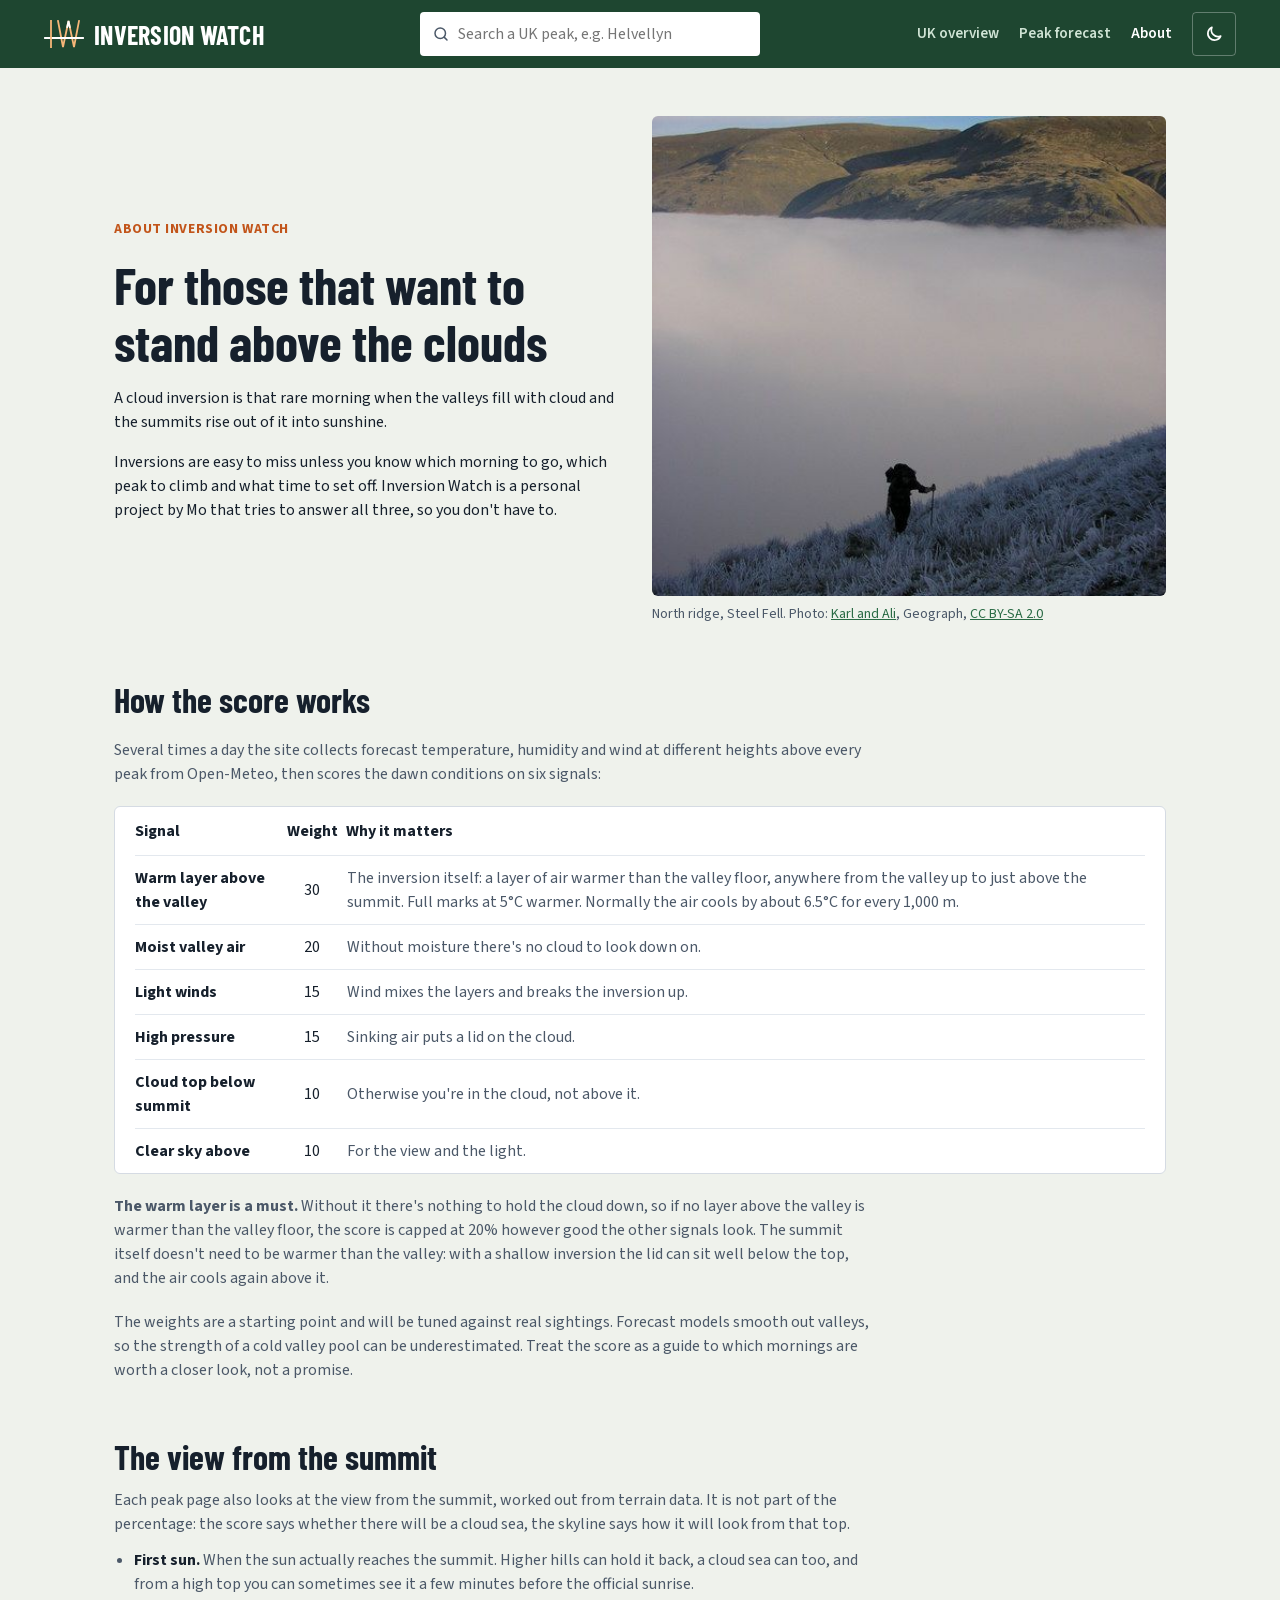
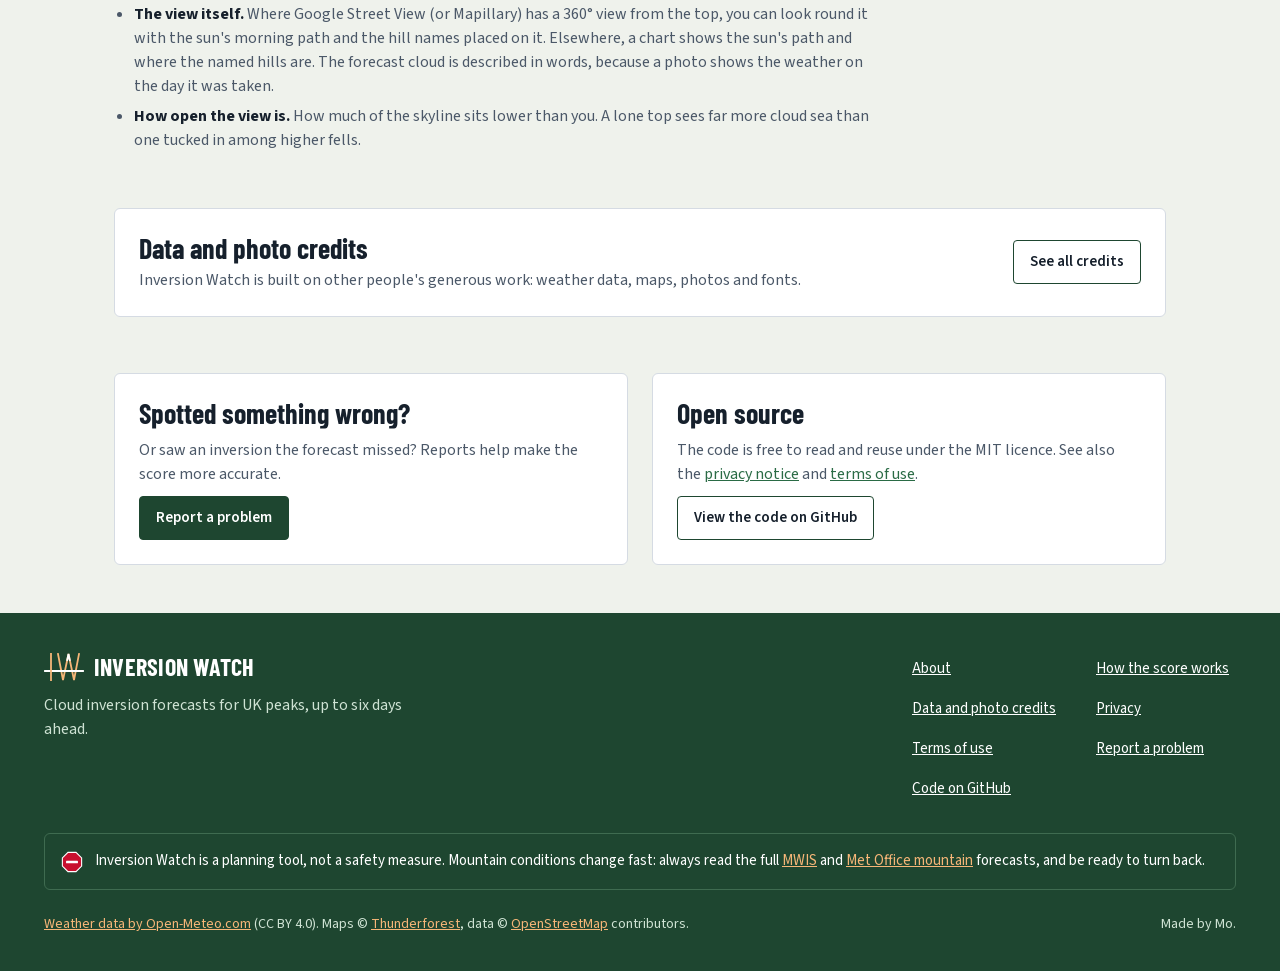
<file: about.html>
<!doctype html>
<html lang="en-GB" data-repo="https://github.com/InversionW/InversionWatch">
<head>
<meta charset="utf-8">
<meta name="viewport" content="width=device-width, initial-scale=1">
<title>About – Inversion Watch</title>
<meta name="description" content="How Inversion Watch forecasts cloud inversions, and where its data comes from.">
<meta property="og:title" content="About – Inversion Watch">
<meta property="og:image" content="assets/img/og-image.jpg">
<meta name="theme-color" content="#1E4630">
<link rel="icon" href="assets/img/favicon.svg" type="image/svg+xml">
<link rel="apple-touch-icon" href="assets/img/apple-touch-icon.png">
<link rel="stylesheet" href="assets/css/style.css">
</head>
<body>
<a class="skip" href="#main">Skip to content</a>
<header id="site-header"></header>
<main id="main" class="wrap stack" style="--gap: 56px; padding-top: 48px; max-width: 1100px">
<section class="grid-2" style="align-items: center" aria-labelledby="story-h">
<div class="stack" style="--gap: 16px">
<span class="eyebrow" style="color: var(--accent)">About Inversion Watch</span>
<h1 id="story-h">For those that want to stand above the clouds</h1>
<p>A cloud inversion is that rare morning when the valleys fill with cloud and the summits rise out of it into sunshine.</p>
<p>Inversions are easy to miss unless you know which morning to go, which peak to climb and what time to set off. Inversion Watch is a personal project by Mo that tries to answer all three, so you don't have to.</p>
</div>
<figure class="stack" style="margin: 0; --gap: 8px">
<img src="assets/img/steel-fell-inversion.jpg" alt="A walker on a frosty ridge above a sea of valley cloud, with sunlit fells beyond" style="width: 100%; height: 480px; object-fit: cover; border-radius: 6px" loading="lazy">
<figcaption class="muted small">North ridge, Steel Fell. Photo: <a href="https://www.geograph.org.uk/profile/37389">Karl and Ali</a>, Geograph, <a href="https://creativecommons.org/licenses/by-sa/2.0/">CC BY-SA 2.0</a></figcaption>
</figure>
</section>

<section id="how" class="stack" style="--gap: 20px" aria-labelledby="how-h">
<h2 id="how-h" style="font-size: 34px">How the score works</h2>
<p class="muted" style="max-width: 760px">Several times a day the site collects forecast temperature, humidity and wind at different heights above every peak from Open-Meteo, then scores the dawn conditions on six signals:</p>
<div class="card" style="padding: 0 20px">
<table style="width: 100%; border-collapse: collapse">
<thead><tr><th style="text-align: left; padding: 12px 0">Signal</th><th style="padding: 12px 8px">Weight</th><th style="text-align: left; padding: 12px 0">Why it matters</th></tr></thead>
<tbody>
<tr style="border-top: 1px solid var(--border-soft)"><td style="padding: 10px 0"><b>Warm layer above the valley</b></td><td style="text-align: center">30</td><td class="muted">The inversion itself: a layer of air warmer than the valley floor, anywhere from the valley up to just above the summit. Full marks at 5°C warmer. Normally the air cools by about 6.5°C for every 1,000 m.</td></tr>
<tr style="border-top: 1px solid var(--border-soft)"><td style="padding: 10px 0"><b>Moist valley air</b></td><td style="text-align: center">20</td><td class="muted">Without moisture there's no cloud to look down on.</td></tr>
<tr style="border-top: 1px solid var(--border-soft)"><td style="padding: 10px 0"><b>Light winds</b></td><td style="text-align: center">15</td><td class="muted">Wind mixes the layers and breaks the inversion up.</td></tr>
<tr style="border-top: 1px solid var(--border-soft)"><td style="padding: 10px 0"><b>High pressure</b></td><td style="text-align: center">15</td><td class="muted">Sinking air puts a lid on the cloud.</td></tr>
<tr style="border-top: 1px solid var(--border-soft)"><td style="padding: 10px 0"><b>Cloud top below summit</b></td><td style="text-align: center">10</td><td class="muted">Otherwise you're in the cloud, not above it.</td></tr>
<tr style="border-top: 1px solid var(--border-soft)"><td style="padding: 10px 0"><b>Clear sky above</b></td><td style="text-align: center">10</td><td class="muted">For the view and the light.</td></tr>
</tbody></table>
</div>
<p class="muted" style="max-width: 760px"><b>The warm layer is a must.</b> Without it there's nothing to hold the cloud down, so if no layer above the valley is warmer than the valley floor, the score is capped at 20% however good the other signals look. The summit itself doesn't need to be warmer than the valley: with a shallow inversion the lid can sit well below the top, and the air cools again above it.</p>
<p class="muted" style="max-width: 760px">The weights are a starting point and will be tuned against real sightings. Forecast models smooth out valleys, so the strength of a cold valley pool can be underestimated. Treat the score as a guide to which mornings are worth a closer look, not a promise.</p>
</section>

<section class="stack" style="--gap: 12px" aria-labelledby="view-h">
<h2 id="view-h" style="font-size: 34px">The view from the summit</h2>
<p class="muted" style="max-width: 760px">Each peak page also looks at the view from the summit, worked out from terrain data. It is not part of the percentage: the score says whether there will be a cloud sea, the skyline says how it will look from that top.</p>
<ul class="muted" style="max-width: 760px; margin: 0; padding-left: 20px; display: flex; flex-direction: column; gap: 6px">
<li><b style="color: var(--text)">First sun.</b> When the sun actually reaches the summit. Higher hills can hold it back, a cloud sea can too, and from a high top you can sometimes see it a few minutes before the official sunrise.</li>
<li><b style="color: var(--text)">The view itself.</b> Where Google Street View (or Mapillary) has a 360° view from the top, you can look round it with the sun's morning path and the hill names placed on it. Elsewhere, a chart shows the sun's path and where the named hills are. The forecast cloud is described in words, because a photo shows the weather on the day it was taken.</li>
<li><b style="color: var(--text)">How open the view is.</b> How much of the skyline sits lower than you. A lone top sees far more cloud sea than one tucked in among higher fells.</li>
</ul>
</section>

<section id="credits" class="card row" style="justify-content: space-between; --gap: 12px 24px" aria-labelledby="credits-h">
<div class="stack" style="--gap: 4px"><h2 id="credits-h">Data and photo credits</h2><p class="muted">Inversion Watch is built on other people's generous work: weather data, maps, photos and fonts.</p></div>
<a class="btn" href="credits.html">See all credits</a>
</section>

<section class="grid-2">
<div class="card stack" style="--gap: 10px"><h2>Spotted something wrong?</h2><p class="muted">Or saw an inversion the forecast missed? Reports help make the score more accurate.</p><a class="btn primary" style="align-self: flex-start" id="issues-link" href="#">Report a problem</a></div>
<div class="card stack" style="--gap: 10px"><h2>Open source</h2><p class="muted">The code is free to read and reuse under the MIT licence. See also the <a href="privacy.html">privacy notice</a> and <a href="terms.html">terms of use</a>.</p><a class="btn" style="align-self: flex-start" id="repo-link" href="#">View the code on GitHub</a></div>
</section>
</main>
<script>document.getElementById('issues-link').href = (document.documentElement.getAttribute('data-repo')) + '/issues'; document.getElementById('repo-link').href = document.documentElement.getAttribute('data-repo');</script>
<footer id="site-footer"></footer>
<script src="assets/js/common.js"></script>
<script>IW.chrome('about');</script>
</body>
</html>
</file>
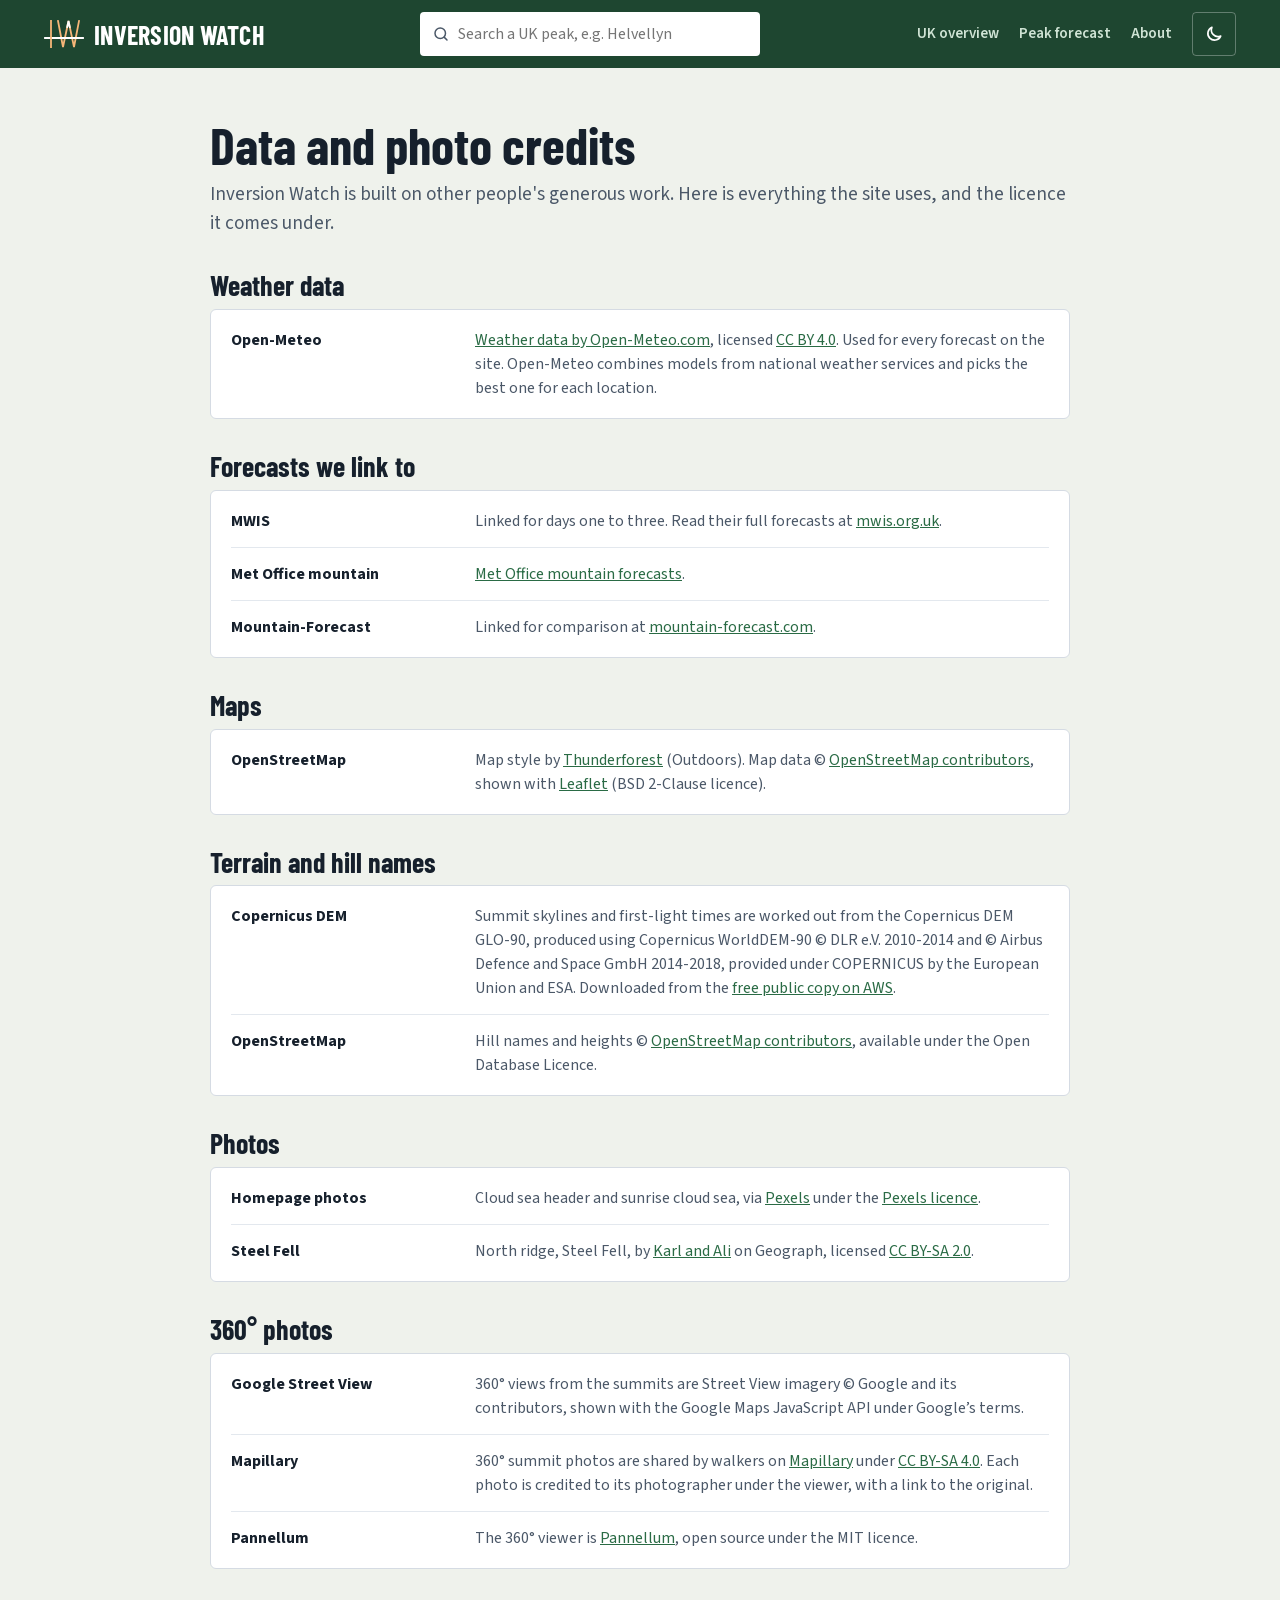
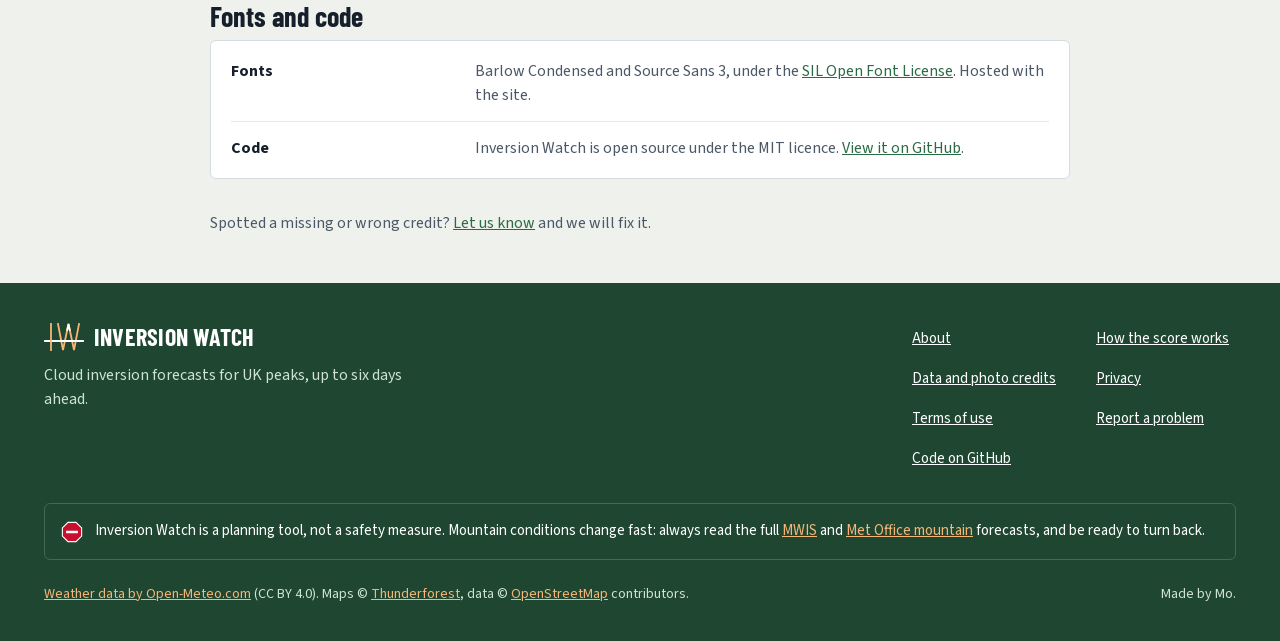
<file: credits.html>
<!doctype html>
<html lang="en-GB" data-repo="https://github.com/InversionW/InversionWatch">
<head>
<meta charset="utf-8">
<meta name="viewport" content="width=device-width, initial-scale=1">
<title>Data and photo credits – Inversion Watch</title>
<meta name="description" content="The data, maps, photos and fonts Inversion Watch uses, and their licences.">
<meta property="og:title" content="Data and photo credits – Inversion Watch">
<meta property="og:image" content="assets/img/og-image.jpg">
<meta name="theme-color" content="#1E4630">
<link rel="icon" href="assets/img/favicon.svg" type="image/svg+xml">
<link rel="apple-touch-icon" href="assets/img/apple-touch-icon.png">
<link rel="stylesheet" href="assets/css/style.css">
</head>
<body>
<a class="skip" href="#main">Skip to content</a>
<header id="site-header"></header>
<main id="main" class="wrap" style="padding-top: 48px"><div class="prose stack" style="--gap: 32px; margin: 0 auto; max-width: 860px">
<div class="stack" style="--gap: 8px"><h1>Data and photo credits</h1><p class="muted" style="font-size: 19px">Inversion Watch is built on other people's generous work. Here is everything the site uses, and the licence it comes under.</p></div>
<section><h2>Weather data</h2><dl class="card" style="margin: 0; padding: 4px 20px"><div style="display: grid; grid-template-columns: minmax(130px, 220px) minmax(0, 1fr); gap: 4px 24px; padding: 14px 0;"><dt><b>Open-Meteo</b></dt><dd class="muted" style="margin: 0"><a href="https://open-meteo.com/">Weather data by Open-Meteo.com</a>, licensed <a href="https://creativecommons.org/licenses/by/4.0/">CC BY 4.0</a>. Used for every forecast on the site. Open-Meteo combines models from national weather services and picks the best one for each location.</dd></div></dl></section>
<section><h2>Forecasts we link to</h2><dl class="card" style="margin: 0; padding: 4px 20px"><div style="display: grid; grid-template-columns: minmax(130px, 220px) minmax(0, 1fr); gap: 4px 24px; padding: 14px 0; border-bottom: 1px solid var(--border-soft);"><dt><b>MWIS</b></dt><dd class="muted" style="margin: 0">Linked for days one to three. Read their full forecasts at <a href="https://www.mwis.org.uk/">mwis.org.uk</a>.</dd></div><div style="display: grid; grid-template-columns: minmax(130px, 220px) minmax(0, 1fr); gap: 4px 24px; padding: 14px 0; border-bottom: 1px solid var(--border-soft);"><dt><b>Met Office mountain</b></dt><dd class="muted" style="margin: 0"><a href="https://www.metoffice.gov.uk/weather/specialist-forecasts/mountain">Met Office mountain forecasts</a>.</dd></div><div style="display: grid; grid-template-columns: minmax(130px, 220px) minmax(0, 1fr); gap: 4px 24px; padding: 14px 0;"><dt><b>Mountain-Forecast</b></dt><dd class="muted" style="margin: 0">Linked for comparison at <a href="https://www.mountain-forecast.com/">mountain-forecast.com</a>.</dd></div></dl></section>
<section><h2>Maps</h2><dl class="card" style="margin: 0; padding: 4px 20px"><div style="display: grid; grid-template-columns: minmax(130px, 220px) minmax(0, 1fr); gap: 4px 24px; padding: 14px 0;"><dt><b>OpenStreetMap</b></dt><dd class="muted" style="margin: 0">Map style by <a href="https://www.thunderforest.com/">Thunderforest</a> (Outdoors). Map data © <a href="https://www.openstreetmap.org/copyright">OpenStreetMap contributors</a>, shown with <a href="https://leafletjs.com/">Leaflet</a> (BSD 2-Clause licence).</dd></div></dl></section>
<section><h2>Terrain and hill names</h2><dl class="card" style="margin: 0; padding: 4px 20px"><div style="display: grid; grid-template-columns: minmax(130px, 220px) minmax(0, 1fr); gap: 4px 24px; padding: 14px 0; border-bottom: 1px solid var(--border-soft);"><dt><b>Copernicus DEM</b></dt><dd class="muted" style="margin: 0">Summit skylines and first-light times are worked out from the Copernicus DEM GLO-90, produced using Copernicus WorldDEM-90 © DLR e.V. 2010-2014 and © Airbus Defence and Space GmbH 2014-2018, provided under COPERNICUS by the European Union and ESA. Downloaded from the <a href="https://registry.opendata.aws/copernicus-dem/">free public copy on AWS</a>.</dd></div><div style="display: grid; grid-template-columns: minmax(130px, 220px) minmax(0, 1fr); gap: 4px 24px; padding: 14px 0;"><dt><b>OpenStreetMap</b></dt><dd class="muted" style="margin: 0">Hill names and heights © <a href="https://www.openstreetmap.org/copyright">OpenStreetMap contributors</a>, available under the Open Database Licence.</dd></div></dl></section>
<section><h2>Photos</h2><dl class="card" style="margin: 0; padding: 4px 20px"><div style="display: grid; grid-template-columns: minmax(130px, 220px) minmax(0, 1fr); gap: 4px 24px; padding: 14px 0; border-bottom: 1px solid var(--border-soft);"><dt><b>Homepage photos</b></dt><dd class="muted" style="margin: 0">Cloud sea header and sunrise cloud sea, via <a href="https://www.pexels.com/">Pexels</a> under the <a href="https://www.pexels.com/license/">Pexels licence</a>.</dd></div><div style="display: grid; grid-template-columns: minmax(130px, 220px) minmax(0, 1fr); gap: 4px 24px; padding: 14px 0;"><dt><b>Steel Fell</b></dt><dd class="muted" style="margin: 0">North ridge, Steel Fell, by <a href="https://www.geograph.org.uk/profile/37389">Karl and Ali</a> on Geograph, licensed <a href="https://creativecommons.org/licenses/by-sa/2.0/">CC BY-SA 2.0</a>.</dd></div></dl></section>
<section><h2>360° photos</h2><dl class="card" style="margin: 0; padding: 4px 20px"><div style="display: grid; grid-template-columns: minmax(130px, 220px) minmax(0, 1fr); gap: 4px 24px; padding: 14px 0; border-bottom: 1px solid var(--border-soft);"><dt><b>Google Street View</b></dt><dd class="muted" style="margin: 0">360° views from the summits are Street View imagery © Google and its contributors, shown with the Google Maps JavaScript API under Google’s terms.</dd></div><div style="display: grid; grid-template-columns: minmax(130px, 220px) minmax(0, 1fr); gap: 4px 24px; padding: 14px 0; border-bottom: 1px solid var(--border-soft);"><dt><b>Mapillary</b></dt><dd class="muted" style="margin: 0">360° summit photos are shared by walkers on <a href="https://www.mapillary.com/">Mapillary</a> under <a href="https://creativecommons.org/licenses/by-sa/4.0/">CC BY-SA 4.0</a>. Each photo is credited to its photographer under the viewer, with a link to the original.</dd></div><div style="display: grid; grid-template-columns: minmax(130px, 220px) minmax(0, 1fr); gap: 4px 24px; padding: 14px 0;"><dt><b>Pannellum</b></dt><dd class="muted" style="margin: 0">The 360° viewer is <a href="https://pannellum.org/">Pannellum</a>, open source under the MIT licence.</dd></div></dl></section>
<section><h2>Fonts and code</h2><dl class="card" style="margin: 0; padding: 4px 20px"><div style="display: grid; grid-template-columns: minmax(130px, 220px) minmax(0, 1fr); gap: 4px 24px; padding: 14px 0; border-bottom: 1px solid var(--border-soft);"><dt><b>Fonts</b></dt><dd class="muted" style="margin: 0">Barlow Condensed and Source Sans 3, under the <a href="https://openfontlicense.org/">SIL Open Font License</a>. Hosted with the site.</dd></div><div style="display: grid; grid-template-columns: minmax(130px, 220px) minmax(0, 1fr); gap: 4px 24px; padding: 14px 0;"><dt><b>Code</b></dt><dd class="muted" style="margin: 0">Inversion Watch is open source under the MIT licence. <a class="repo-link" href="#">View it on GitHub</a>.</dd></div></dl></section>
<p class="muted">Spotted a missing or wrong credit? <a class="issues-link" href="#">Let us know</a> and we will fix it.</p>
</div></main>
<script>(function(){var r=document.documentElement.getAttribute('data-repo');document.querySelectorAll('.repo-link').forEach(function(a){a.href=r});document.querySelectorAll('.issues-link').forEach(function(a){a.href=r+'/issues'});})();</script>
<footer id="site-footer"></footer>
<script src="assets/js/common.js"></script>
<script>IW.chrome('');</script>
</body>
</html>
</file>
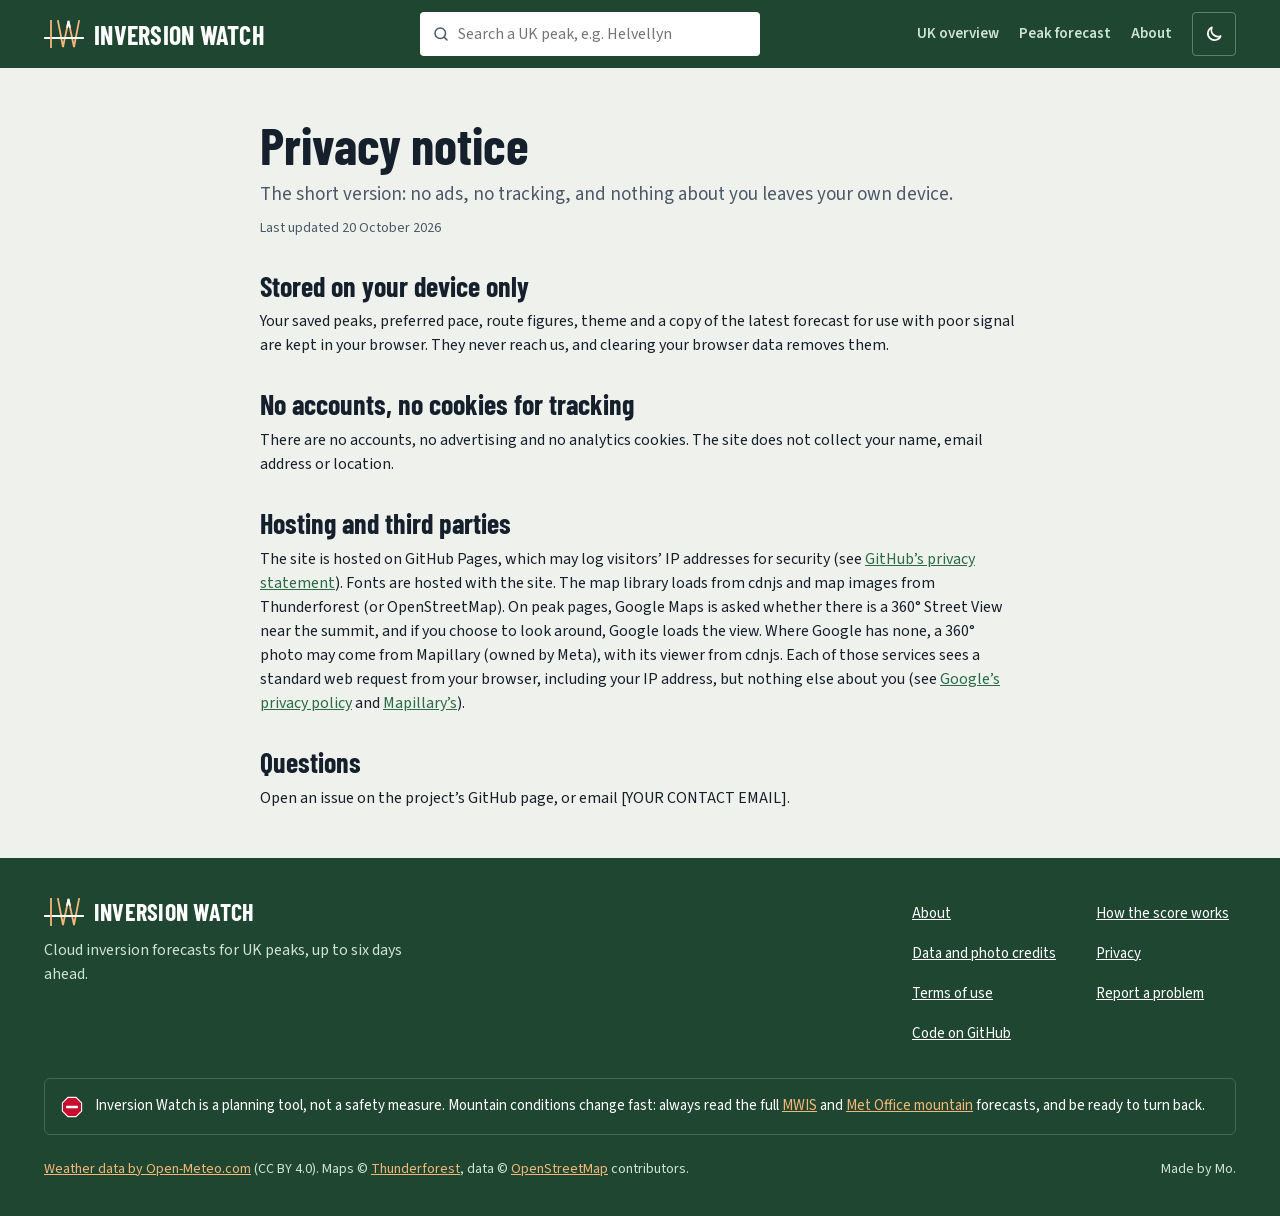
<file: privacy.html>
<!doctype html>
<html lang="en-GB" data-repo="https://github.com/InversionW/InversionWatch">
<head>
<meta charset="utf-8">
<meta name="viewport" content="width=device-width, initial-scale=1">
<title>Privacy notice – Inversion Watch</title>
<meta name="description" content="How Inversion Watch handles your data.">
<meta property="og:title" content="Privacy notice – Inversion Watch">
<meta property="og:image" content="assets/img/og-image.jpg">
<meta name="theme-color" content="#1E4630">
<link rel="icon" href="assets/img/favicon.svg" type="image/svg+xml">
<link rel="apple-touch-icon" href="assets/img/apple-touch-icon.png">
<link rel="stylesheet" href="assets/css/style.css">
</head>
<body>
<a class="skip" href="#main">Skip to content</a>
<header id="site-header"></header>
<main id="main" class="wrap" style="padding-top: 48px"><div class="prose stack" style="--gap: 32px; margin: 0 auto">
<div class="stack" style="--gap: 8px"><h1>Privacy notice</h1><p class="muted" style="font-size: 19px">The short version: no ads, no tracking, and nothing about you leaves your own device.</p><span class="muted small">Last updated 20 October 2026</span></div>
<section><h2>Stored on your device only</h2><p>Your saved peaks, preferred pace, route figures, theme and a copy of the latest forecast for use with poor signal are kept in your browser. They never reach us, and clearing your browser data removes them.</p></section>
<section><h2>No accounts, no cookies for tracking</h2><p>There are no accounts, no advertising and no analytics cookies. The site does not collect your name, email address or location.</p></section>
<section><h2>Hosting and third parties</h2><p>The site is hosted on GitHub Pages, which may log visitors’ IP addresses for security (see <a href="https://docs.github.com/en/site-policy/privacy-policies/github-general-privacy-statement">GitHub’s privacy statement</a>). Fonts are hosted with the site. The map library loads from cdnjs and map images from Thunderforest (or OpenStreetMap). On peak pages, Google Maps is asked whether there is a 360° Street View near the summit, and if you choose to look around, Google loads the view. Where Google has none, a 360° photo may come from Mapillary (owned by Meta), with its viewer from cdnjs. Each of those services sees a standard web request from your browser, including your IP address, but nothing else about you (see <a href="https://policies.google.com/privacy">Google’s privacy policy</a> and <a href="https://www.mapillary.com/privacy">Mapillary’s</a>).</p></section>
<section><h2>Questions</h2><p>Open an issue on the project’s GitHub page, or email [YOUR CONTACT EMAIL].</p></section>
</div></main>
<footer id="site-footer"></footer>
<script src="assets/js/common.js"></script>
<script>IW.chrome('');</script>
</body>
</html>
</file>
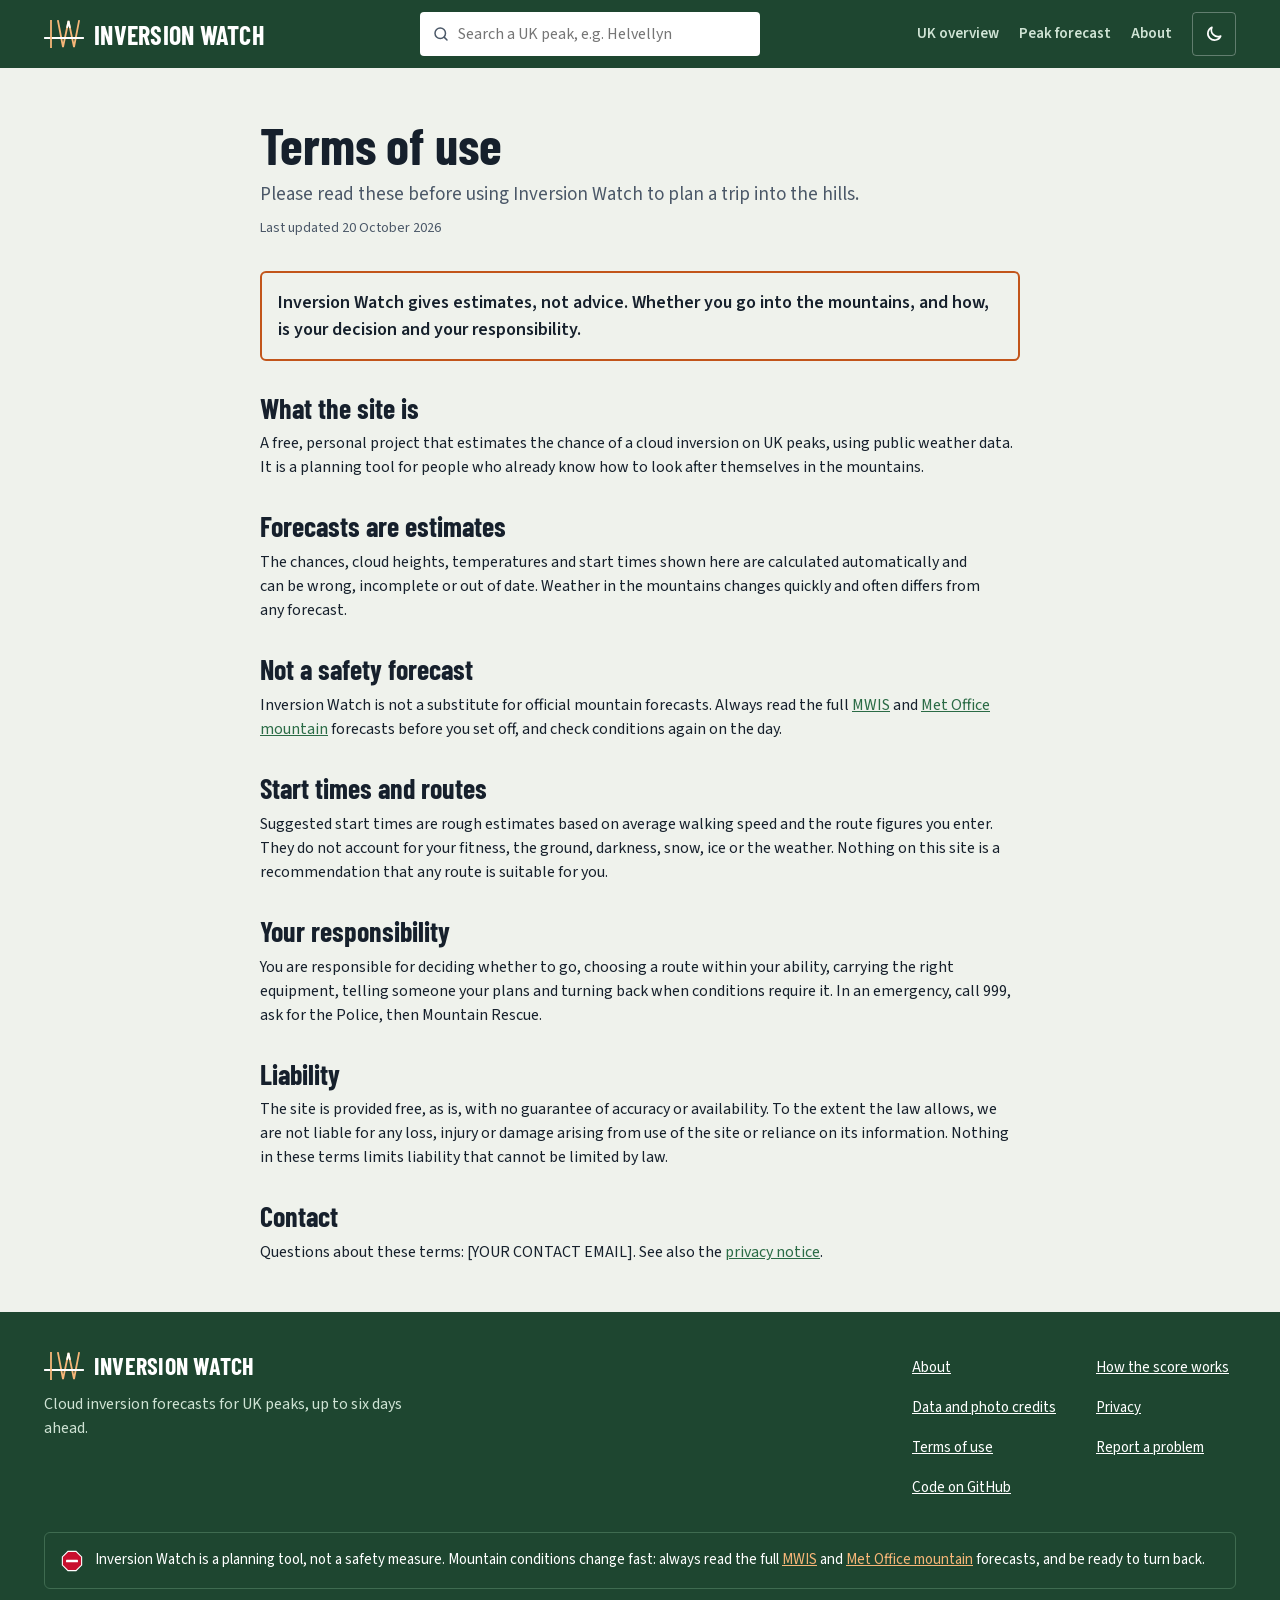
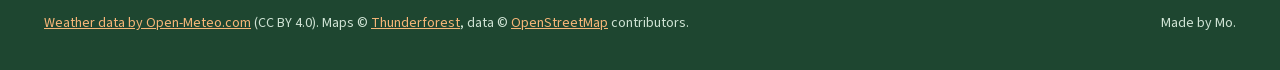
<file: terms.html>
<!doctype html>
<html lang="en-GB" data-repo="https://github.com/InversionW/InversionWatch">
<head>
<meta charset="utf-8">
<meta name="viewport" content="width=device-width, initial-scale=1">
<title>Terms of use – Inversion Watch</title>
<meta name="description" content="Terms for using Inversion Watch.">
<meta property="og:title" content="Terms of use – Inversion Watch">
<meta property="og:image" content="assets/img/og-image.jpg">
<meta name="theme-color" content="#1E4630">
<link rel="icon" href="assets/img/favicon.svg" type="image/svg+xml">
<link rel="apple-touch-icon" href="assets/img/apple-touch-icon.png">
<link rel="stylesheet" href="assets/css/style.css">
</head>
<body>
<a class="skip" href="#main">Skip to content</a>
<header id="site-header"></header>
<main id="main" class="wrap" style="padding-top: 48px"><div class="prose stack" style="--gap: 32px; margin: 0 auto">
<div class="stack" style="--gap: 8px"><h1>Terms of use</h1><p class="muted" style="font-size: 19px">Please read these before using Inversion Watch to plan a trip into the hills.</p><span class="muted small">Last updated 20 October 2026</span></div>
<div class="safety" style="font-size: 18px; font-weight: 600">Inversion Watch gives estimates, not advice. Whether you go into the mountains, and how, is your decision and your responsibility.</div>
<section><h2>What the site is</h2><p>A free, personal project that estimates the chance of a cloud inversion on UK peaks, using public weather data. It is a planning tool for people who already know how to look after themselves in the mountains.</p></section>
<section><h2>Forecasts are estimates</h2><p>The chances, cloud heights, temperatures and start times shown here are calculated automatically and can be wrong, incomplete or out of date. Weather in the mountains changes quickly and often differs from any forecast.</p></section>
<section><h2>Not a safety forecast</h2><p>Inversion Watch is not a substitute for official mountain forecasts. Always read the full <a href="https://www.mwis.org.uk/">MWIS</a> and <a href="https://www.metoffice.gov.uk/weather/specialist-forecasts/mountain">Met Office mountain</a> forecasts before you set off, and check conditions again on the day.</p></section>
<section><h2>Start times and routes</h2><p>Suggested start times are rough estimates based on average walking speed and the route figures you enter. They do not account for your fitness, the ground, darkness, snow, ice or the weather. Nothing on this site is a recommendation that any route is suitable for you.</p></section>
<section><h2>Your responsibility</h2><p>You are responsible for deciding whether to go, choosing a route within your ability, carrying the right equipment, telling someone your plans and turning back when conditions require it. In an emergency, call 999, ask for the Police, then Mountain Rescue.</p></section>
<section><h2>Liability</h2><p>The site is provided free, as is, with no guarantee of accuracy or availability. To the extent the law allows, we are not liable for any loss, injury or damage arising from use of the site or reliance on its information. Nothing in these terms limits liability that cannot be limited by law.</p></section>
<section><h2>Contact</h2><p>Questions about these terms: [YOUR CONTACT EMAIL]. See also the <a href="privacy.html">privacy notice</a>.</p></section>
</div></main>
<footer id="site-footer"></footer>
<script src="assets/js/common.js"></script>
<script>IW.chrome('');</script>
</body>
</html>
</file>
<file: assets/css/style.css>
@font-face { font-family: 'Barlow Condensed'; font-style: normal; font-weight: 500; font-display: swap; src: url('../fonts/barlow-condensed-latin-500-normal.woff2') format('woff2'); }
@font-face { font-family: 'Barlow Condensed'; font-style: normal; font-weight: 600; font-display: swap; src: url('../fonts/barlow-condensed-latin-600-normal.woff2') format('woff2'); }
@font-face { font-family: 'Barlow Condensed'; font-style: normal; font-weight: 700; font-display: swap; src: url('../fonts/barlow-condensed-latin-700-normal.woff2') format('woff2'); }
@font-face { font-family: 'Source Sans 3'; font-style: normal; font-weight: 400; font-display: swap; src: url('../fonts/source-sans-3-latin-400-normal.woff2') format('woff2'); }
@font-face { font-family: 'Source Sans 3'; font-style: normal; font-weight: 600; font-display: swap; src: url('../fonts/source-sans-3-latin-600-normal.woff2') format('woff2'); }
@font-face { font-family: 'Source Sans 3'; font-style: normal; font-weight: 700; font-display: swap; src: url('../fonts/source-sans-3-latin-700-normal.woff2') format('woff2'); }
/* Inversion Watch: shared styles. Light by default, dark via system setting or the header switch. */
:root {
  --bg: #EFF2EC; --surface: #FFFFFF; --surface-2: #F6F8F4; --tint: #EEF5EF;
  --border: #D5DBE3; --border-soft: #E3E8EE;
  --text: #16202C; --muted: #4B5868;
  --brand: #1E4630; --brand-ink: #FFFFFF; --brand-soft: #CFE3D4; --header: #1E4630;
  --accent: #C2551A; --accent-soft: #FBE3CC; --link: #2A6B45;
  --warn-bg: #FBE3CC; --warn-text: #8A3A10;
  --h0: #F4F1EC; --h1: #FBDDBB; --h2: #F6B678; --h3: #EE9142; --h4: #E0701F;
  --h-text-lo: #16202C; --h-text-hi: #16202C;
  --chart-bg: #F7F9F6; --cloud: #B9C6D2; --dew: #2E7D4F; --normal: #8A96A6; --freeze: #2F6FB0;
  --sig-good: #E2F0E5; --sig-good-ink: #1E4630; --sig-mixed: #FDEFD9; --sig-mixed-ink: #7A3E0C; --sig-bad: #F9DCCB; --sig-bad-ink: #8A3A10;
  --t0: #CFE2F6; --t1: #E4EEF8; --t2: #FBE8D3; --t3: #F6CBA6;
  --radius: 6px;
  --display: 'Barlow Condensed', 'Arial Narrow', sans-serif;
  --body: 'Source Sans 3', 'Segoe UI', system-ui, sans-serif;
  color-scheme: light;
}
@media (prefers-color-scheme: dark) {
  :root:not([data-theme="light"]) {
    --bg: #0F1714; --surface: #18231E; --surface-2: #1A2620; --tint: #1F3328;
    --border: #2C3A33; --border-soft: #26332D;
    --text: #E6ECE7; --muted: #A9B8AF;
    --brand: #3F7D58; --brand-ink: #FFFFFF; --brand-soft: #CFE3D4; --header: #12241A;
    --accent: #F0A05C; --accent-soft: #3A2A1C; --link: #8FD0A8;
    --warn-bg: #3A2A1C; --warn-text: #F6C08A;
    --h0: #2F3631; --h1: #7A5233; --h2: #B8692E; --h3: #E08A3E; --h4: #F2A65A;
    --h-text-lo: #E6ECE7; --h-text-hi: #121A16;
    --chart-bg: #121C18; --cloud: #4B5A66; --dew: #6CC08E; --normal: #7D8B85; --freeze: #7FB2E8;
    --sig-good: #1F3A2A; --sig-good-ink: #CFE8D6; --sig-mixed: #3A2E1F; --sig-mixed-ink: #F6D3A6; --sig-bad: #45281B; --sig-bad-ink: #F6C08A;
    --t0: #1E3348; --t1: #23303B; --t2: #3A2E1F; --t3: #4A3424;
    color-scheme: dark;
  }
}
:root[data-theme="dark"] {
  --bg: #0F1714; --surface: #18231E; --surface-2: #1A2620; --tint: #1F3328;
  --border: #2C3A33; --border-soft: #26332D;
  --text: #E6ECE7; --muted: #A9B8AF;
  --brand: #3F7D58; --brand-ink: #FFFFFF; --brand-soft: #CFE3D4; --header: #12241A;
  --accent: #F0A05C; --accent-soft: #3A2A1C; --link: #8FD0A8;
  --warn-bg: #3A2A1C; --warn-text: #F6C08A;
  --h0: #2F3631; --h1: #7A5233; --h2: #B8692E; --h3: #E08A3E; --h4: #F2A65A;
  --h-text-lo: #E6ECE7; --h-text-hi: #121A16;
  --chart-bg: #121C18; --cloud: #4B5A66; --dew: #6CC08E; --normal: #7D8B85; --freeze: #7FB2E8;
  --sig-good: #1F3A2A; --sig-good-ink: #CFE8D6; --sig-mixed: #3A2E1F; --sig-mixed-ink: #F6D3A6; --sig-bad: #45281B; --sig-bad-ink: #F6C08A;
  --t0: #1E3348; --t1: #23303B; --t2: #3A2E1F; --t3: #4A3424;
  color-scheme: dark;
}

* { box-sizing: border-box; }
[hidden] { display: none !important; }
html { -webkit-text-size-adjust: 100%; }
body { margin: 0; background: var(--bg); color: var(--text); font-family: var(--body); font-size: 16px; line-height: 1.5; }
a { color: var(--link); }
img { max-width: 100%; display: block; }
button, input, select { font: inherit; color: inherit; }
h1, h2, h3 { font-family: var(--display); font-weight: 700; line-height: 1.1; margin: 0; }
h1 { font-size: clamp(36px, 5vw, 52px); text-wrap: balance; }
h2 { font-size: 28px; }
h3 { font-size: 22px; }
p { margin: 0; text-wrap: pretty; }
.muted { color: var(--muted); }
.small { font-size: 14px; }
.visually-hidden { position: absolute; width: 1px; height: 1px; overflow: hidden; clip: rect(0 0 0 0); white-space: nowrap; }
.wrap { max-width: 1240px; margin: 0 auto; padding: 0 24px; }
@media (max-width: 600px) { .wrap { padding: 0 16px; } }
.stack { display: flex; flex-direction: column; gap: var(--gap, 16px); }
.row { display: flex; flex-wrap: wrap; align-items: center; gap: var(--gap, 12px); }
.grid-2 { display: grid; grid-template-columns: repeat(auto-fit, minmax(min(460px, 100%), 1fr)); gap: 24px; align-items: start; }
.card { background: var(--surface); border: 1px solid var(--border); border-radius: var(--radius); padding: 24px; }
@media (max-width: 600px) { .card { padding: 16px; } }
.eyebrow { font-size: 14px; font-weight: 700; text-transform: uppercase; letter-spacing: 0.04em; color: var(--muted); }
.skip { position: absolute; left: -999px; top: 8px; background: var(--surface); padding: 8px 12px; z-index: 10; }
.skip:focus { left: 8px; }
:focus-visible { outline: 3px solid var(--accent); outline-offset: 2px; }

/* header */
.site-header { background: var(--header); color: #FFFFFF; }
.site-header .wrap { display: flex; flex-wrap: wrap; align-items: center; justify-content: space-between; gap: 12px 24px; padding-top: 12px; padding-bottom: 12px; }
.brand { display: flex; align-items: center; gap: 10px; color: #FFFFFF; text-decoration: none; }
.brand-name { font-family: var(--display); font-weight: 700; font-size: 26px; letter-spacing: 0.01em; text-transform: uppercase; }
.site-nav { display: flex; flex-wrap: wrap; align-items: center; gap: 4px 20px; font-size: 15px; font-weight: 600; }
.site-nav a { color: #CFE3D4; text-decoration: none; min-height: 44px; display: inline-flex; align-items: center; }
.site-nav a[aria-current="page"] { color: #FFFFFF; }
.icon-btn { width: 44px; height: 44px; border: 1px solid rgba(255,255,255,0.3); border-radius: 4px; background: transparent; color: #FFFFFF; display: inline-flex; align-items: center; justify-content: center; cursor: pointer; }
.search { position: relative; flex: 0 1 340px; min-width: 0; }
.search input { width: 100%; height: 44px; border: 0; border-radius: 4px; padding: 0 12px 0 38px; background: #FFFFFF; color: #16202C; }
.search svg { position: absolute; left: 12px; top: 13px; }
.search-results { position: absolute; left: 0; right: 0; top: 48px; background: var(--surface); color: var(--text); border: 1px solid var(--border); border-radius: 4px; list-style: none; margin: 0; padding: 4px 0; z-index: 20; max-height: 320px; overflow: auto; box-shadow: 0 8px 24px rgba(0,0,0,0.15); }
.search-results a { display: block; padding: 10px 14px; color: var(--text); text-decoration: none; }
.search-results a:hover, .search-results a:focus { background: var(--tint); }

/* footer */
.site-footer { background: var(--header); color: #CFE3D4; margin-top: 48px; }
.site-footer .wrap { padding-top: 36px; padding-bottom: 36px; display: flex; flex-direction: column; gap: 24px; }
.footer-nav { display: grid; grid-template-columns: repeat(2, minmax(140px, auto)); gap: 0 40px; font-size: 15px; }
.footer-nav a { color: #FFFFFF; min-height: 40px; display: flex; align-items: center; }
.disclaimer { margin: 0; padding: 16px; border: 1px solid #3F6B50; border-radius: var(--radius); color: #FFFFFF; font-size: 15px; display: flex; align-items: flex-start; gap: 12px; }
.disclaimer .stop-icon { flex: 0 0 auto; margin-top: 1px; }
.disclaimer a, .site-footer .small a { color: #F6B678; }

/* buttons, chips, tabs */
.btn { min-height: 44px; padding: 0 16px; border-radius: 4px; border: 1px solid var(--brand); background: var(--surface); color: var(--text); font-weight: 600; font-size: 15px; cursor: pointer; display: inline-flex; align-items: center; justify-content: center; gap: 8px; text-decoration: none; }
.btn.primary, .btn[aria-pressed="true"] { background: var(--brand); color: var(--brand-ink); }
.chips { display: flex; gap: 8px; overflow-x: auto; padding-bottom: 2px; }
.day-chip { flex: 1 0 96px; min-height: 56px; border-radius: 4px; border: 1px solid var(--brand); background: var(--surface); color: var(--text); cursor: pointer; display: flex; flex-direction: column; align-items: center; justify-content: center; line-height: 1.2; }
.day-chip.outlook { border-style: dashed; }
.day-chip[aria-pressed="true"] { background: var(--brand); color: var(--brand-ink); }
.day-chip b { font-size: 15px; }
.tabs { display: flex; flex-wrap: wrap; gap: 4px; border-bottom: 2px solid var(--border); }
.tab { min-height: 48px; padding: 0 20px; border: 0; margin-bottom: -2px; border-bottom: 3px solid transparent; background: transparent; cursor: pointer; font-weight: 700; font-size: 16px; color: var(--muted); white-space: nowrap; }
.tab[aria-selected="true"] { color: var(--text); border-bottom-color: var(--accent); }

/* heat colours */
.heat-0 { background: var(--h0); color: var(--h-text-lo); }
.heat-1 { background: var(--h1); color: var(--h-text-lo); }
.heat-2 { background: var(--h2); color: var(--h-text-hi); }
.heat-3 { background: var(--h3); color: var(--h-text-hi); }
.heat-4 { background: var(--h4); color: var(--h-text-hi); }
.legend { display: flex; flex-wrap: wrap; gap: 8px 18px; font-size: 13px; color: var(--muted); }
.legend span { display: inline-flex; align-items: center; gap: 6px; }
.legend i { width: 14px; height: 14px; display: inline-block; border: 1px solid var(--border); }

/* heatmap */
.heatmap { overflow-x: auto; }
.heatmap table { border-collapse: collapse; width: 100%; min-width: 760px; }
.heatmap th, .heatmap td { padding: 0; border-bottom: 1px solid var(--border-soft); }
.heatmap thead th { font-weight: 700; font-family: var(--display); font-size: 18px; }
.heatmap .band th { font-family: var(--body); font-size: 13px; font-weight: 600; padding: 6px; text-align: center; }
.band .mwis { background: var(--brand); color: #FFFFFF; }
.band .outlook { background: var(--tint); color: var(--text); }
.heatmap .area { position: sticky; left: 0; background: var(--surface); text-align: left; z-index: 1; }
.heatmap .area button { width: 100%; min-height: 46px; padding: 6px 14px; border: 0; background: transparent; text-align: left; font-weight: 600; cursor: pointer; }
.heatmap .area button[aria-pressed="true"] { background: var(--tint); font-weight: 700; }
.heatmap td button, .heatmap thead button { width: 100%; min-height: 46px; border: 0; border-left: 1px solid var(--surface); cursor: pointer; font-weight: 700; font-size: 17px; font-variant-numeric: tabular-nums; }
.heatmap thead button { background: var(--surface-2); color: var(--text); font-family: var(--display); font-size: 19px; }
.heatmap thead button[aria-pressed="true"] { background: var(--brand); color: #FFFFFF; }
.heatmap td button.sel { box-shadow: inset 0 0 0 3px var(--brand); }
@media (max-width: 600px) {
  .heatmap table { min-width: 0; }
  .heatmap .area button { font-size: 13px; padding: 4px 8px; }
  .heatmap td button { font-size: 14px; }
  .heatmap .area { width: 110px; }
}

/* lists */
.peak-list { list-style: none; margin: 0; padding: 0; }
.peak-list li { border-top: 1px solid var(--border-soft); }
.peak-list a { display: grid; grid-template-columns: 64px minmax(0, 1fr) 18px; align-items: center; gap: 14px; padding: 12px 4px; color: var(--text); text-decoration: none; }
.badge { height: 44px; border-radius: 4px; display: flex; align-items: center; justify-content: center; font-weight: 700; font-size: 18px; }

/* map */
#map { height: 520px; border-radius: var(--radius); }
@media (max-width: 600px) { #map { height: 360px; } }
.leaflet-container { background: var(--chart-bg); font-family: var(--body); }
:root[data-theme="dark"] .leaflet-tile-pane { filter: brightness(0.75) contrast(1.1); }
@media (prefers-color-scheme: dark) { :root:not([data-theme="light"]) .leaflet-tile-pane { filter: brightness(0.75) contrast(1.1); } }
.map-dot { border-radius: 50%; border: 2px solid #FFFFFF; display: flex; align-items: center; justify-content: center; font-weight: 700; font-size: 12px; box-shadow: 0 1px 4px rgba(0,0,0,0.35); }

/* hero */
.hero { position: relative; color: #FFFFFF; background: #1F3A4A center 60% / cover no-repeat; }
.hero::before { content: ""; position: absolute; inset: 0; background: linear-gradient(90deg, rgba(10,20,16,0.72) 0%, rgba(10,20,16,0.35) 60%, rgba(10,20,16,0.1) 100%); }
.hero .wrap { position: relative; padding-top: 72px; padding-bottom: 72px; }
.hero p { font-size: 19px; max-width: 620px; color: #F2F5F1; }
.hero .credit { position: absolute; right: 12px; bottom: 8px; font-size: 12px; color: rgba(255,255,255,0.8); }
.hero .credit a { color: inherit; }

/* peak page */
.verdict-pill { font-family: var(--display); font-weight: 700; font-size: 30px; line-height: 1; text-transform: uppercase; letter-spacing: 0.03em; padding: 10px 16px; border-radius: 4px; }
.pill-good { background: var(--brand); color: #FFFFFF; }
.pill-possible { background: #F6B678; color: #16202C; }
.pill-unlikely { background: var(--border-soft); color: var(--text); }
.big-num { font-family: var(--display); font-weight: 700; font-size: 44px; line-height: 1; color: var(--accent); }
dl.facts { margin: 0; display: flex; flex-wrap: wrap; gap: 12px 28px; }
dl.facts dt { font-size: 13px; color: var(--muted); }
dl.facts dd { margin: 0; font-weight: 700; font-size: 22px; }
.alert { display: flex; align-items: center; gap: 10px; background: var(--warn-bg); color: var(--text); border-radius: 4px; padding: 12px 14px; font-weight: 600; }
.factor { display: grid; grid-template-columns: minmax(0, 1fr) auto; gap: 4px 12px; padding: 12px 0; border-bottom: 1px solid var(--border-soft); }
.factor .bar { grid-column: 1 / -1; height: 8px; background: var(--border-soft); border-radius: 2px; overflow: hidden; }
.factor .bar i { display: block; height: 8px; background: var(--accent); }
.daytable { overflow-x: auto; }
.daytable table { border-collapse: separate; border-spacing: 0; width: 100%; min-width: 760px; font-variant-numeric: tabular-nums; }
.daytable th, .daytable td { padding: 10px 8px; text-align: center; border-bottom: 1px solid var(--border-soft); vertical-align: middle; }
.daytable th[scope="row"] { text-align: left; position: sticky; left: 0; z-index: 1; background: var(--surface); font-weight: 600; min-width: 150px; }
.daytable .rl { display: flex; align-items: flex-start; gap: 10px; }
.daytable .rl svg { color: var(--link); flex: 0 0 auto; margin-top: 2px; }
.daytable thead th { padding: 0; border-bottom: 0; }
.daytable .dayhead button { width: 100%; min-height: 64px; border: 0; padding: 8px 6px; cursor: pointer; display: flex; flex-direction: column; align-items: center; justify-content: center; gap: 2px; background: var(--brand); color: #FFFFFF; border-left: 1px solid rgba(255,255,255,.18); }
.daytable .dayhead.outlook button { background: var(--tint); color: var(--text); border-left-color: var(--surface); }
.daytable .dayhead .dh-day { font-family: var(--display); font-weight: 700; font-size: 19px; line-height: 1.1; }
.daytable .dayhead .dh-sub { font-size: 12px; opacity: .85; }
.daytable .dayhead.sel button { box-shadow: inset 0 -4px 0 var(--accent); }
.daytable .dayhead.mwis.sel button { background: #163724; }
:root[data-theme="dark"] .daytable .dayhead.mwis.sel button { background: #2E6145; }
@media (prefers-color-scheme: dark) { :root:not([data-theme="light"]) .daytable .dayhead.mwis.sel button { background: #2E6145; } }
.daytable td.sel { box-shadow: inset 2px 0 0 var(--brand), inset -2px 0 0 var(--brand); }
.daytable tbody tr:last-child td.sel { box-shadow: inset 2px 0 0 var(--brand), inset -2px 0 0 var(--brand), inset 0 -2px 0 var(--brand); }
.daytable .chance-cell { padding: 12px 6px; }
.daytable .chance { display: block; font-family: var(--display); font-size: 28px; line-height: 1; }
.daytable .chance-word { display: block; font-size: 12px; font-weight: 700; text-transform: uppercase; letter-spacing: .04em; margin-top: 2px; }
.daytable .small { font-size: 12px; }
.sig-good { background: var(--sig-good); color: var(--sig-good-ink); }
.sig-mixed { background: var(--sig-mixed); color: var(--sig-mixed-ink); }
.sig-bad { background: var(--sig-bad); color: var(--sig-bad-ink); }
.tchip { display: inline-block; min-width: 54px; padding: 4px 8px; border-radius: 999px; font-weight: 700; }
.tchip.t0 { background: var(--t0); } .tchip.t1 { background: var(--t1); } .tchip.t2 { background: var(--t2); } .tchip.t3 { background: var(--t3); }
.minibar { display: block; width: 56px; height: 5px; margin: 5px auto 0; background: rgba(0,0,0,.08); border-radius: 3px; overflow: hidden; }
.minibar i { display: block; height: 100%; background: currentColor; opacity: .7; }
.cloudpic { display: inline-flex; flex-direction: column; align-items: center; gap: 2px; font-size: 12px; font-weight: 600; }
.cloudpic svg { display: block; border-radius: 3px; background: var(--chart-bg); }
.sig-key { display: flex; flex-wrap: wrap; gap: 8px 18px; padding: 12px 20px; font-size: 13px; color: var(--muted); }
.sig-key span { display: inline-flex; align-items: center; gap: 6px; }
.sig-key i { width: 14px; height: 14px; border-radius: 3px; display: inline-block; border: 1px solid var(--border); }
.profile svg { width: 100%; height: auto; display: block; }
.profile input[type=range] { width: 100%; height: 32px; margin: 0; accent-color: var(--accent); }
.key { list-style: none; margin: 0; padding: 0; display: grid; grid-template-columns: repeat(auto-fit, minmax(min(240px, 100%), 1fr)); gap: 12px 24px; font-size: 14px; }
.key li { display: grid; grid-template-columns: 28px minmax(0, 1fr); gap: 10px; align-items: start; }
.plan-out { display: grid; grid-template-columns: repeat(auto-fit, minmax(min(150px, 100%), 1fr)); gap: 12px; background: var(--tint); border-radius: var(--radius); padding: 16px; }
.plan-out .leave { font-family: var(--display); font-weight: 700; font-size: 40px; line-height: 1; color: var(--link); }
.safety { border: 2px solid var(--accent); border-radius: var(--radius); padding: 16px; }
.safety ul { margin: 8px 0; padding-left: 20px; display: flex; flex-direction: column; gap: 6px; }
label.field { display: flex; flex-direction: column; gap: 4px; font-size: 14px; font-weight: 600; }
label.field input, label.field select { min-height: 44px; padding: 0 10px; border: 1px solid var(--border); border-radius: 4px; background: var(--surface); }
.prose { max-width: 760px; }
.prose section { display: flex; flex-direction: column; gap: 8px; }
.banner-demo { background: var(--warn-bg); color: var(--text); text-align: center; padding: 8px 16px; font-size: 14px; font-weight: 600; }

/* ---------- Motion (cinematic). Only applies when JS adds .js-motion, which it skips if the device asks for reduced motion. */
.js-motion .reveal { opacity: 0; transform: translateY(36px); transition: opacity 900ms cubic-bezier(.2,.7,.2,1) var(--delay, 0ms), transform 900ms cubic-bezier(.2,.7,.2,1) var(--delay, 0ms); }
.js-motion .reveal.in { opacity: 1; transform: none; }
.js-motion .wipe { clip-path: inset(0 100% 0 0); transition: clip-path 900ms cubic-bezier(.6,0,.2,1) calc(var(--delay, 0ms) + 120ms); }
.js-motion .in .wipe, .js-motion .wipe.in { clip-path: inset(0 -4px 0 0); }
.js-motion .heatmap td button { opacity: 0; transform: scale(.9); transition: opacity 420ms ease-out var(--d, 0ms), transform 420ms cubic-bezier(.2,.8,.2,1.2) var(--d, 0ms); }
.js-motion .heatmap.in td button { opacity: 1; transform: none; }
.js-motion .zoom img { transform: scale(1.12); transition: transform 1.6s cubic-bezier(.2,.7,.2,1); }
.js-motion .zoom.in img { transform: none; }
.js-motion .draws .draw { stroke-dasharray: var(--len); stroke-dashoffset: var(--len); transition: stroke-dashoffset 1.8s cubic-bezier(.4,0,.2,1) var(--d, 0ms); }
.js-motion .draws.in .draw { stroke-dashoffset: 0; }
.js-motion .hero .wrap > * { opacity: 0; transform: translateY(14px); animation: iwHeroIn 800ms cubic-bezier(.2,.7,.2,1) forwards; }
.js-motion .hero .wrap > *:nth-child(2) { animation-delay: 140ms; }
@keyframes iwHeroIn { to { opacity: 1; transform: none; } }
.js-motion .hero { overflow: hidden; }
.js-motion .hero::before { z-index: 1; }
.js-motion .hero .wrap, .js-motion .hero .credit { z-index: 2; }
.js-motion .hero .wrap { will-change: transform, opacity; }
.hero-bg { position: absolute; inset: -12% 0; z-index: 0; background: inherit; background-size: cover; background-position: center 60%; will-change: transform; }
.hero-clouds { position: absolute; left: 0; right: 0; bottom: -10px; height: 46%; z-index: 1; pointer-events: none; }
.hero-clouds i { position: absolute; bottom: 0; width: 60%; height: 100%; background: radial-gradient(ellipse at 50% 100%, rgba(255,255,255,.7) 0%, rgba(255,255,255,.25) 45%, rgba(255,255,255,0) 70%); filter: blur(6px); animation: iwDrift 38s linear infinite; }
.hero-clouds i:nth-child(2) { width: 75%; animation-duration: 55s; animation-delay: -20s; opacity: .7; }
.hero-clouds i:nth-child(3) { width: 50%; animation-duration: 46s; animation-delay: -35s; opacity: .8; }
@keyframes iwDrift { from { transform: translateX(-70%); } to { transform: translateX(170%); } }

/* summit skyline */
.pano { overflow-x: auto; border-radius: var(--radius); -webkit-overflow-scrolling: touch; scrollbar-width: thin; }
.pano svg { display: block; width: 100%; min-width: 900px; height: auto; }
dl.facts > div > .small { display: block; max-width: 260px; }

/* why this rating */
.why { display: grid; grid-template-columns: repeat(auto-fit, minmax(min(320px, 100%), 1fr)); gap: 16px 32px; padding-top: 18px; border-top: 1px solid var(--border-soft); }
.why-h { font-family: var(--body); font-size: 15px; font-weight: 700; text-transform: uppercase; letter-spacing: 0.04em; color: var(--muted); }
.why ul { list-style: none; margin: 0; padding: 0; display: flex; flex-direction: column; gap: 10px; }
.why li { display: grid; grid-template-columns: 22px minmax(0, 1fr); gap: 10px; align-items: start; line-height: 1.45; }
.why li svg { margin-top: 1px; }
.why li.none { display: block; color: var(--muted); }
.why-need { grid-column: 1 / -1; margin: 0; padding: 12px 16px; background: var(--tint); border-radius: var(--radius); font-weight: 600; }
.sky-range { width: 100%; height: 32px; margin: 0; accent-color: var(--accent); }
.face .btn { min-height: 44px; padding: 0 14px; font-size: 14px; }
.face .btn[aria-pressed="true"] { background: var(--brand); color: #FFFFFF; border-color: var(--brand); }
@media (max-width: 600px) {
  .daytable th[scope="row"] { min-width: 112px; font-size: 14px; padding-left: 10px; }
  .daytable .rl svg { display: none; }
}

/* 360° summit photo */
.photo360 { display: flex; flex-direction: column; gap: 6px; }
#photo360-view { width: 100%; height: 440px; border-radius: var(--radius); overflow: hidden; background: var(--chart-bg); }
@media (max-width: 600px) { #photo360-view { height: 320px; } }
.photo-credit { margin: 0; }
.pnlm-hotspot-base.iw-sun { width: 26px; height: 26px; margin: -13px 0 0 -13px; border-radius: 50%; background: radial-gradient(circle, #FFD08A 0 38%, rgba(240,160,92,.95) 40% 58%, rgba(240,160,92,0) 72%); box-shadow: 0 0 22px 8px rgba(246,182,120,.55); pointer-events: none; }
.pnlm-hotspot-base.iw-sun.hidden { opacity: .45; box-shadow: none; }
.pnlm-hotspot-base.iw-dot { width: 6px; height: 6px; margin: -3px 0 0 -3px; border-radius: 50%; background: #F6B678; box-shadow: 0 0 0 1.5px rgba(22,32,44,.55); pointer-events: none; }
.pnlm-hotspot-base.iw-label { pointer-events: none; }
.iw-tag { position: absolute; transform: translate(-50%, -100%); white-space: nowrap; font: 700 12px/1.2 var(--body); color: #FFFFFF; text-shadow: 0 1px 3px rgba(0,0,0,.9), 0 0 2px rgba(0,0,0,.9); padding-bottom: 14px; }
.iw-tag::after { content: ""; position: absolute; left: 50%; bottom: 0; width: 1.5px; height: 11px; background: #FFFFFF; box-shadow: 0 0 2px rgba(0,0,0,.9); }
.iw-tag small { font-weight: 400; }
.iw-tag.sun { color: #FFD08A; padding-bottom: 20px; }
.iw-tag.sun::after { display: none; }
.iw-tag.compass { font: 700 15px/1 var(--display); padding: 0; transform: translate(-50%, 0); }
.iw-tag.compass::after { display: none; }

/* Google Street View from the summit, with our own overlay drawn on top */
.gsv { display: flex; flex-direction: column; gap: 8px; }
.gsv-open { align-self: flex-start; flex-wrap: wrap; }
.gsv-frame { position: relative; width: 100%; height: 460px; border-radius: var(--radius); overflow: hidden; background: var(--chart-bg); }
@media (max-width: 600px) { .gsv-frame { height: 340px; } }
#gsv-view { position: absolute; inset: 0; }
.gsv-over { position: absolute; inset: 0; pointer-events: none; overflow: hidden; z-index: 2; }
.gsv-over .o-dot { position: absolute; width: 6px; height: 6px; margin: -3px 0 0 -3px; border-radius: 50%; background: #F6B678; box-shadow: 0 0 0 1.5px rgba(22,32,44,.55); }
.gsv-over .o-sun { position: absolute; width: 26px; height: 26px; margin: -13px 0 0 -13px; border-radius: 50%; background: radial-gradient(circle, #FFD08A 0 38%, rgba(240,160,92,.95) 40% 58%, rgba(240,160,92,0) 72%); box-shadow: 0 0 22px 8px rgba(246,182,120,.55); }
.gsv-over .o-sun.hidden { opacity: .45; box-shadow: none; }
.gsv-over .o-tag { position: absolute; }
.switch { display: inline-flex; align-items: center; gap: 8px; min-height: 44px; font-weight: 600; cursor: pointer; }
.switch input { width: 20px; height: 20px; accent-color: var(--brand); margin: 0; }
.gsv-over .o-cloud { position: absolute; inset: 0; }
.gsv-over .o-cloud polygon { fill: rgba(255,255,255,.5); }
.iw-tag.cloudtag { color: #FFFFFF; font-weight: 700; padding-bottom: 6px; }
.iw-tag.cloudtag::after { display: none; }

/* ---------- condensed peak page */
/* score dial */
.dial { position: relative; width: 120px; height: 120px; flex: 0 0 auto; }
.dial svg { display: block; }
.dial-track { fill: none; stroke: var(--border-soft); stroke-width: 11; }
.dial-arc { fill: none; stroke: var(--muted); stroke-width: 11; stroke-linecap: round; transition: stroke-dashoffset .9s cubic-bezier(.2,.7,.2,1), stroke .3s; }
.dial.dial-good .dial-arc { stroke: var(--brand); }
.dial.dial-possible .dial-arc { stroke: #E0A040; }
.dial.dial-unlikely .dial-arc { stroke: #8A96A6; }
.dial-num { position: absolute; inset: 0; display: flex; align-items: center; justify-content: center; }
.dial-num .big-num { font-size: 34px; color: var(--text); }
.summary-row .verdict-pill { align-self: flex-start; font-size: 22px; padding: 7px 12px; }
.verdict-pill.small { font-size: 15px; padding: 4px 10px; letter-spacing: .02em; }
@media (max-width: 600px) { .dial { width: 96px; height: 96px; } .dial svg { width: 96px; height: 96px; } .dial-num .big-num { font-size: 28px; } }

/* one-line reasons with points */
.why .why-item { grid-template-columns: 22px minmax(0, 1fr) auto; align-items: center; }
.why-line { display: block; }
.why-full { display: none; margin-top: 3px; font-size: 14px; color: var(--muted); }
.why.open .why-full { display: block; }
.why.open .why-item { align-items: start; }
.why-pts { display: inline-flex; align-items: center; gap: 8px; font-size: 13px; font-weight: 700; font-variant-numeric: tabular-nums; color: var(--muted); white-space: nowrap; }
.why-bar { width: 54px; height: 6px; border-radius: 3px; background: var(--border-soft); overflow: hidden; display: inline-block; }
.why-bar i { display: block; height: 100%; background: var(--brand); }
.why-bar.mixed i { background: #E0A040; }
.why-bar.bad i { background: var(--accent); }
.why-foot { grid-column: 1 / -1; display: flex; flex-wrap: wrap; align-items: center; gap: 6px 18px; }
.linkbtn { border: 0; background: none; padding: 0; min-height: 44px; color: var(--link); font-weight: 700; text-decoration: underline; cursor: pointer; }
@media (max-width: 600px) { .why-bar { width: 36px; } }

/* sticky peak bar */
.peakbar { position: fixed; top: 0; left: 0; right: 0; z-index: 40; background: var(--header); color: #FFFFFF; box-shadow: 0 2px 10px rgba(0,0,0,.25); }
.peakbar-in { display: flex; align-items: center; gap: 12px 20px; min-height: 52px; }
.peakbar-name { font-family: var(--display); font-weight: 700; font-size: 20px; white-space: nowrap; overflow: hidden; text-overflow: ellipsis; }
.peakbar-days { display: flex; gap: 4px; flex: 1 1 auto; overflow-x: auto; scrollbar-width: none; }
.peakbar-days button { min-height: 40px; min-width: 64px; border: 1px solid rgba(255,255,255,.25); background: transparent; color: #FFFFFF; border-radius: 4px; display: inline-flex; align-items: center; gap: 6px; padding: 0 8px; font-size: 13px; cursor: pointer; white-space: nowrap; }
.peakbar-days button[aria-pressed="true"] { background: rgba(255,255,255,.16); border-color: #F6B678; }
.peakbar-days b { border-radius: 3px; padding: 1px 5px; font-size: 12px; }
.peakbar-score { white-space: nowrap; }
@media (max-width: 700px) { .peakbar-score { display: none; } .peakbar-name { font-size: 17px; max-width: 34vw; } .peakbar-days button { min-width: 0; } .peakbar-days button span { display: none; } }

/* profile: chart beside its facts */
.profile-grid { display: grid; grid-template-columns: minmax(0, 1.25fr) minmax(0, 1fr); gap: 20px 32px; align-items: start; }
@media (max-width: 860px) { .profile-grid { grid-template-columns: 1fr; } }

/* fold-away explanations */
details.howto { border-top: 1px solid var(--border-soft); padding-top: 8px; }
details.howto > summary { cursor: pointer; font-weight: 700; color: var(--link); min-height: 44px; display: flex; align-items: center; gap: 8px; list-style: none; }
details.howto > summary::-webkit-details-marker { display: none; }
details.howto > summary::before { content: "+"; display: inline-flex; width: 20px; height: 20px; align-items: center; justify-content: center; border: 1.5px solid currentColor; border-radius: 50%; font-size: 14px; line-height: 1; }
details.howto[open] > summary::before { content: "−"; }
details.howto > :not(summary) { margin-top: 8px; }

/* Homepage best bet */
.bestbet { display: grid; grid-template-columns: minmax(0, 1.4fr) minmax(0, 1fr); gap: 24px; align-items: center; border-left: 4px solid var(--brand); }
.bb-main { display: flex; gap: 22px; align-items: center; min-width: 0; }
.bestbet h2 { font-size: 30px; line-height: 1.1; }
.bestbet h2 a { color: inherit; text-decoration: none; }
.bestbet h2 a:hover { text-decoration: underline; }
.bestbet .btn { align-self: flex-start; margin-top: 4px; }
.bb-more { border-left: 1px solid var(--border-soft); padding-left: 24px; display: flex; flex-direction: column; gap: 10px; }
.bb-runners { list-style: none; margin: 0; padding: 0; display: flex; flex-direction: column; gap: 6px; }
.bb-runners a { display: flex; gap: 12px; align-items: center; padding: 6px 8px; border-radius: 10px; color: inherit; text-decoration: none; }
.bb-runners a:hover { background: var(--surface-2); }
.bb-runners .badge { min-width: 48px; }
@media (max-width: 760px) {
  .bestbet { grid-template-columns: 1fr; }
  .bb-more { border-left: 0; border-top: 1px solid var(--border-soft); padding: 16px 0 0; }
  .bb-main { align-items: flex-start; gap: 16px; }
  .bestbet h2 { font-size: 24px; }
}
@media (max-width: 600px) { .bestbet .dial, .bestbet .dial svg { width: 80px; height: 80px; } .bestbet .dial-num .big-num { font-size: 24px; } }
</file>
